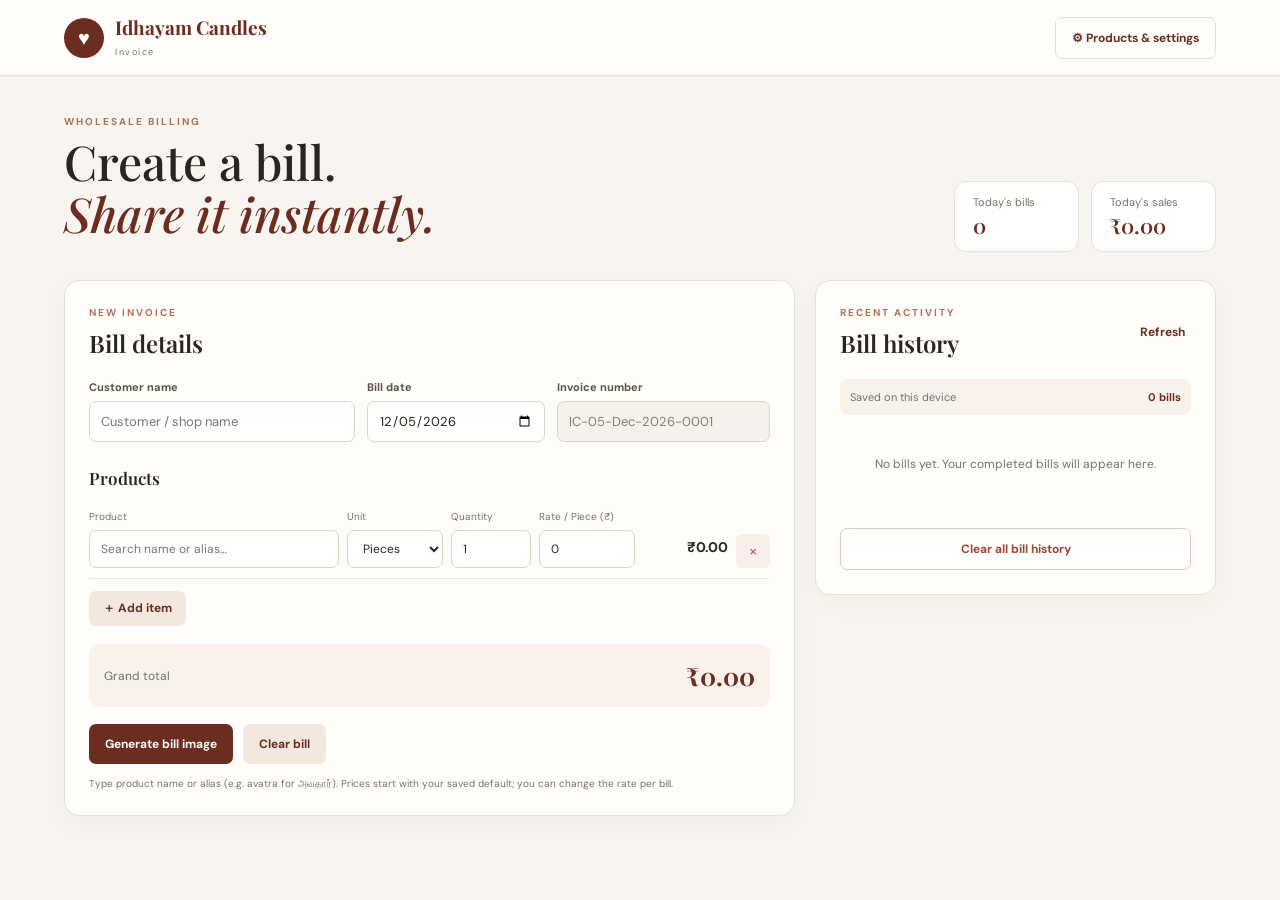
<file: index.html>
<!doctype html>
<html lang="en">
<head>
  <meta charset="utf-8">
  <meta name="viewport" content="width=device-width,initial-scale=1">
  <meta name="theme-color" content="#6b2d20">
  <title>Idhayam Candles | Billing</title>
  <link rel="stylesheet" href="style.css">
</head>
<body>
  <header class="topbar">
    <div class="brand">
      <span class="heart">♥</span>
      <div><strong>Idhayam Candles</strong><small>Invoice</small></div>
    </div>
    <div class="top-actions">
      <button class="btn ghost" id="settingsBtn">⚙ Products &amp; settings</button>
    </div>
  </header>

  <main class="wrap">
    <section class="intro">
      <div>
        <p class="eyebrow">WHOLESALE BILLING</p>
        <h1>Create a bill.<br><em>Share it instantly.</em></h1>
      </div>
      <div class="quick-stats">
        <div><small>Today's bills</small><b id="todayCount">0</b></div>
        <div><small>Today's sales</small><b id="todaySales">₹0</b></div>
      </div>
    </section>

    <div class="layout">
      <section class="panel bill-panel">
        <div class="panel-head">
          <div>
            <p class="eyebrow">NEW INVOICE</p>
            <h2>Bill details</h2>
          </div>
        </div>

        <div class="form-grid">
          <label>Customer name
            <input id="customerName" placeholder="Customer / shop name">
          </label>
          <label>Bill date
            <input id="billDate" type="date">
          </label>
          <label>Invoice number
            <input id="invoiceNo" readonly>
          </label>
        </div>

        <div class="items-head"><h3>Products</h3></div>
        <div id="items" class="items"></div>
        <div class="add-items-bottom">
          <button class="btn soft" id="addRowBtn">＋ Add item</button>
        </div>

        <div class="totals">
          <div class="grand"><span>Grand total</span><strong id="grandTotal">₹0.00</strong></div>
        </div>

        <div class="actions">
          <button class="btn primary" id="generateBtn">Generate bill image</button>
          <button class="btn soft" id="clearBtn">Clear bill</button>
        </div>
        <p class="hint">Type product name or alias (e.g. avatra for அவதார்). Prices start with your saved default; you can change the rate per bill.</p>
      </section>

      <aside class="panel side-panel">
        <div class="panel-head">
          <div>
            <p class="eyebrow">RECENT ACTIVITY</p>
            <h2>Bill history</h2>
          </div>
          <button class="text-btn" id="refreshHistory">Refresh</button>
        </div>
        <div class="history-summary">
          <span>Saved on this device</span>
          <b id="historyCount">0 bills</b>
        </div>
        <div id="history" class="history"></div>
        <button class="btn soft danger-outline" id="clearHistoryBtn">Clear all bill history</button>
      </aside>
    </div>
  </main>

  <section id="outputPanel" class="output-panel" hidden>
    <div class="panel">
      <div class="panel-head">
        <div>
          <p class="eyebrow">READY TO SHARE</p>
          <h2>Bill image</h2>
        </div>
      </div>
      <div class="preview-wrap"><img id="billPreview" alt="Bill preview"></div>
      <div class="actions">
        <button class="btn primary" id="shareBtn">Share</button>
        <button class="btn soft" id="downloadBtn">Download</button>
      </div>
    </div>
  </section>

  <dialog id="settingsDialog">
    <form method="dialog" id="settingsForm" class="dialog-card settings-form">
      <div class="dialog-head">
        <div>
          <p class="eyebrow">SETUP</p>
          <h2>Business &amp; products</h2>
        </div>
        <button type="button" class="icon-btn" id="closeSettingsBtn" aria-label="Close">✕</button>
      </div>

      <div class="settings-grid">
        <label>Business name
          <input id="businessName" maxlength="80">
        </label>
        <label>Phone
          <input id="businessPhone" maxlength="40">
        </label>
        <label class="full">Address
          <textarea id="businessAddress" rows="2" maxlength="160"></textarea>
        </label>
      </div>

      <div class="product-list-head">
        <h3>Product list</h3>
        <p class="hint">Add product name, optional English alias (for search), and default price. Type alias like “avatra” to find “அவதார்”.</p>
      </div>
      <div id="productEditor" class="product-editor"></div>
      <div class="product-list-actions">
        <button type="button" class="btn soft" id="addProductBtn">＋ Add product</button>
      </div>

      <div class="dialog-actions">
        <button type="button" class="btn soft" id="resetProductsBtn">Restore sample products</button>
        <button type="button" class="btn primary" id="saveSettingsBtn">Save settings</button>
      </div>
    </form>
  </dialog>

  <div id="toast" role="status" aria-live="polite"></div>

  <template id="defaultProducts">
    <div data-product-name="3No கிண்ணம்" data-alias="3no kinnam bowl" data-default-price="11.50"></div>
    <div data-product-name="4No கிண்ணம்" data-alias="4no kinnam bowl" data-default-price="13"></div>
    <div data-product-name="5No கிண்ணம்" data-alias="5no kinnam bowl" data-default-price="15"></div>
    <div data-product-name="7No கிண்ணம்" data-alias="7no kinnam bowl" data-default-price="19"></div>
    <div data-product-name="9No கிண்ணம்" data-alias="9no kinnam bowl" data-default-price="24"></div>
    <div data-product-name="13No கிண்ணம்" data-alias="13no kinnam bowl" data-default-price="33"></div>
    <div data-product-name="22No கிண்ணம்" data-alias="22no kinnam bowl" data-default-price="37"></div>
    <div data-product-name="15No கிண்ணம்" data-alias="15no kinnam bowl" data-default-price="37"></div>
    <div data-product-name="20No கிண்ணம்" data-alias="20no kinnam bowl" data-default-price="47"></div>
    <div data-product-name="மண் சட்டி" data-alias="man chatti clay pot" data-default-price="47"></div>
    <div data-product-name="இதயம் மாடல் மண் சட்டி" data-alias="idhayam model man chatti heart clay" data-default-price="47"></div>
    <div data-product-name="8No ஃபேன்சி" data-alias="8no fancy" data-default-price="15"></div>
    <div data-product-name="10No ஃபேன்சி" data-alias="10no fancy" data-default-price="13.50"></div>
    <div data-product-name="12No கட்டை ஃபேன்சி" data-alias="12no kattai fancy" data-default-price="13"></div>
    <div data-product-name="12No SP ஃபேன்சி" data-alias="12no sp fancy" data-default-price="15"></div>
    <div data-product-name="15No ஃபேன்சி" data-alias="15no fancy" data-default-price="8.50"></div>
    <div data-product-name="24No மகிழ்ச்சி ஃபேன்சி" data-alias="24no magizhchi fancy happiness" data-default-price="32"></div>
    <div data-product-name="ரிங் ஃபேன்சி" data-alias="ring fancy" data-default-price="26"></div>
    <div data-product-name="ராக்கெட் ஃபேன்சி" data-alias="rocket rakket fancy" data-default-price="15"></div>
    <div data-product-name="ஜெட் ஃபேன்சி" data-alias="jet fancy" data-default-price="15"></div>
    <div data-product-name="பாகுபலி ஃபேன்சி" data-alias="baahubali baghubali bahubali fancy" data-default-price="32"></div>
    <div data-product-name="சேர்மன் 30 திரி" data-alias="searman serman" data-default-price="11"></div>
    <div data-product-name="காம ராஜா 30 திரி" data-alias="Raja Kama" data-default-price="18"></div>
    <div data-product-name="வாழ்க வளமுடன் 30 திரி" data-alias="valga vazhga valamudan" data-default-price="20"></div>
    <div data-product-name="இதயம் 30 திரி" data-alias="idayam idhayam ithayam" data-default-price="32"></div>
    <div data-product-name="1.50Rs திரி" data-alias="150 1.50" data-default-price="8"></div>
    <div data-product-name="3Rs திரி" data-alias="3" data-default-price="9"></div>
    <div data-product-name="6Rs திரி" data-alias="6" data-default-price="23"></div>
    <div data-product-name="12Rs திரி" data-alias="12" data-default-price="45"></div>
    <div data-product-name="15Rs திரி" data-alias="15" data-default-price="60"></div>
    <div data-product-name="40Rs திரி" data-alias="40" data-default-price="30"></div>
    <div data-product-name="60Rs திரி" data-alias="60" data-default-price="45"></div>
  </template>

  <script src="script.js"></script>
</body>
</html>
</file>
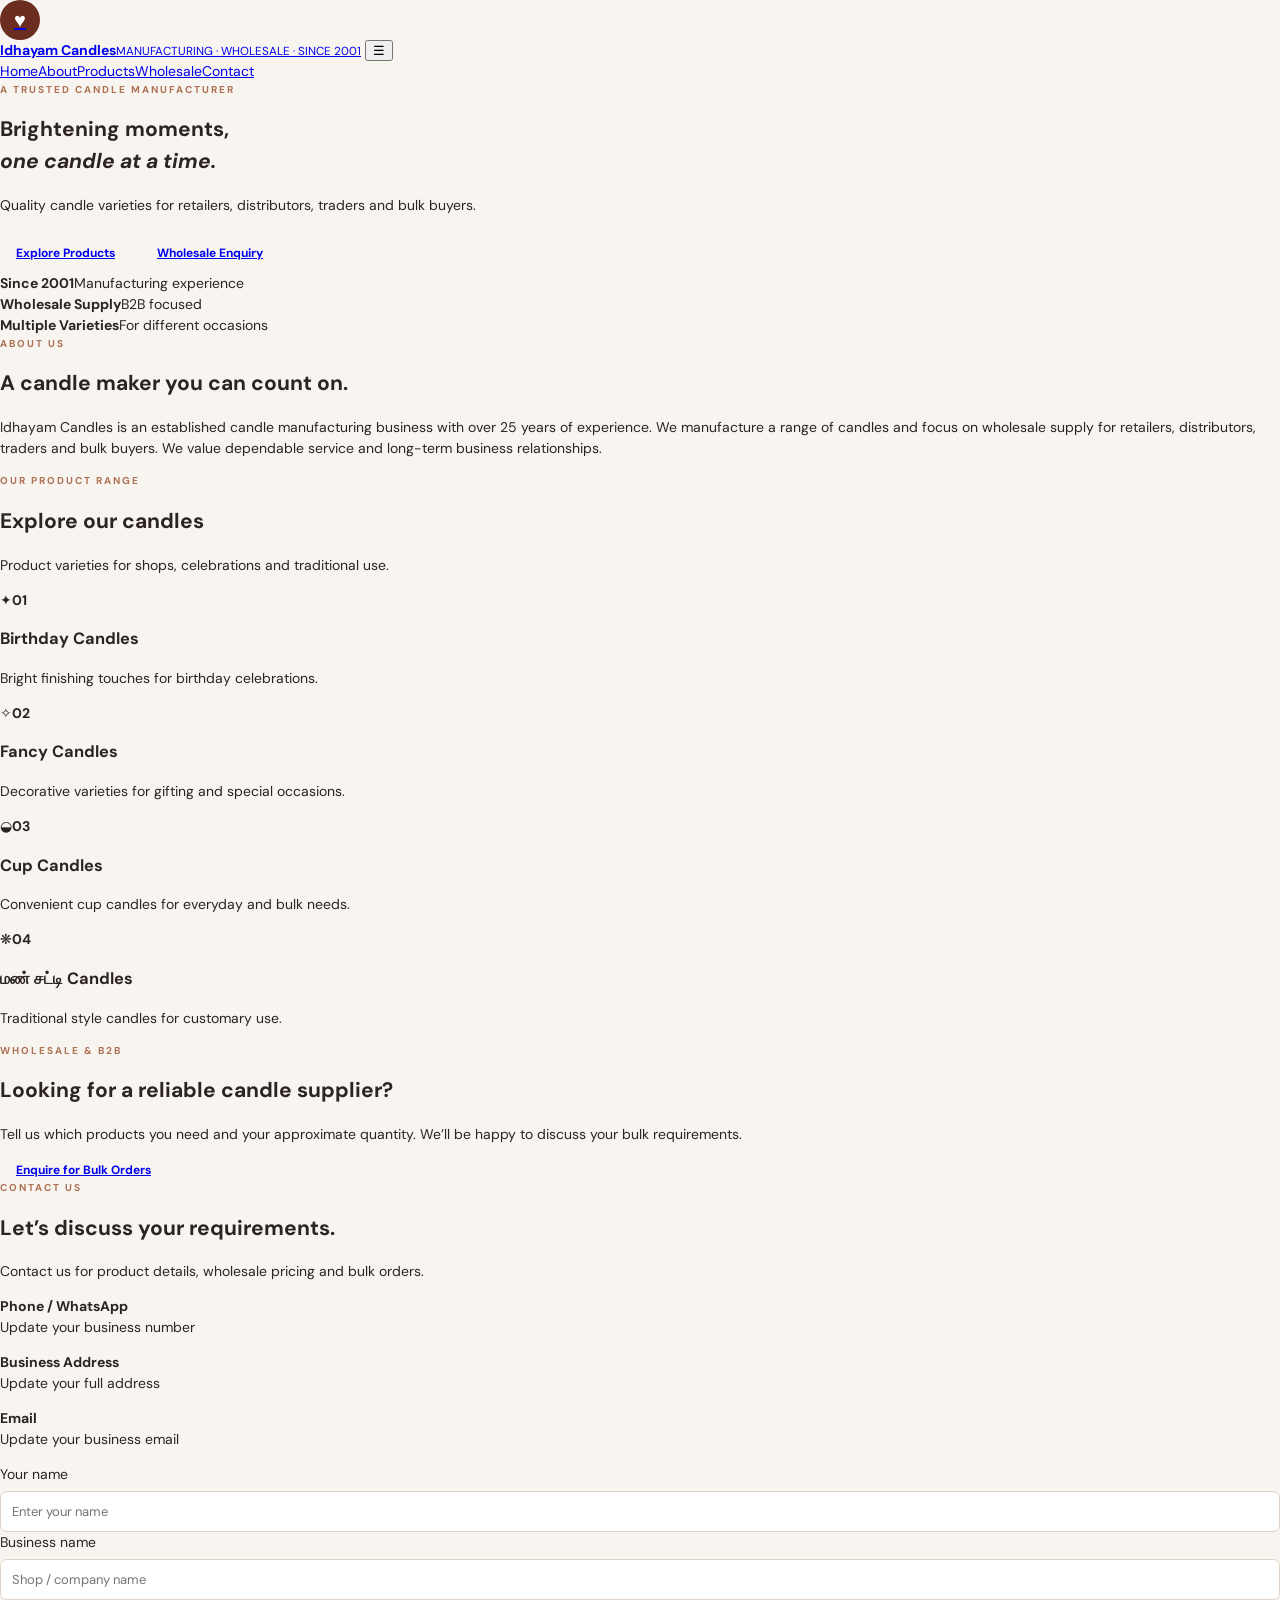
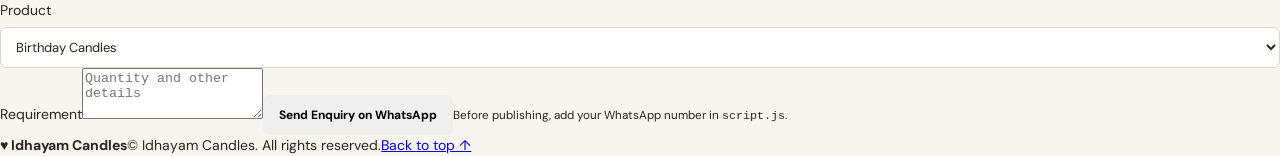
<file: Website-index.html>
<!doctype html>
<html lang="en">
<head>
  <meta charset="utf-8">
  <meta name="viewport" content="width=device-width, initial-scale=1">
  <meta name="description" content="Idhayam Candles — candle manufacturer and wholesale supplier since 2001. Birthday, fancy, cup and traditional manchatti candles.">
  <title>Idhayam Candles | Manufacturer & Wholesale Supplier</title>
  <link rel="stylesheet" href="style.css">
</head>
<body>
  <header class="header">
    <a class="logo" href="#home"><span class="heart">♥</span><span><b>Idhayam Candles</b><small>MANUFACTURING · WHOLESALE · SINCE 2001</small></span></a>
    <button class="menu" aria-label="Toggle menu" aria-expanded="false">☰</button>
    <nav id="nav"><a href="#home">Home</a><a href="#about">About</a><a href="#products">Products</a><a href="#wholesale">Wholesale</a><a href="#contact">Contact</a></nav>
  </header>

  <main>
    <section class="hero" id="home">
      <div class="hero-text">
        <p class="eyebrow">A TRUSTED CANDLE MANUFACTURER</p>
        <h1>Brightening moments,<br><em>one candle at a time.</em></h1>
        <p>Quality candle varieties for retailers, distributors, traders and bulk buyers.</p>
        <div class="actions"><a class="btn light" href="#products">Explore Products</a><a class="btn outline" href="#contact">Wholesale Enquiry</a></div>
      </div>
      <div class="candle-art" aria-hidden="true"><div class="glow"></div><div class="candle c1"><i></i></div><div class="candle c2"><i></i></div><div class="candle c3"><i></i></div></div>
    </section>

    <section class="highlights"><div><b>Since 2001</b><span>Manufacturing experience</span></div><div><b>Wholesale Supply</b><span>B2B focused</span></div><div><b>Multiple Varieties</b><span>For different occasions</span></div></section>

    <section class="section about" id="about"><div><p class="eyebrow">ABOUT US</p><h2>A candle maker you can count on.</h2></div><p>Idhayam Candles is an established candle manufacturing business with over 25 years of experience. We manufacture a range of candles and focus on wholesale supply for retailers, distributors, traders and bulk buyers. We value dependable service and long-term business relationships.</p></section>

    <section class="section products" id="products"><div class="section-title"><p class="eyebrow">OUR PRODUCT RANGE</p><h2>Explore our candles</h2><p>Product varieties for shops, celebrations and traditional use.</p></div>
      <div class="cards">
        <article><div class="product-art birthday"><span>✦</span><b>01</b></div><div class="card-copy"><h3>Birthday Candles</h3><p>Bright finishing touches for birthday celebrations.</p></div></article>
        <article><div class="product-art fancy"><span>✧</span><b>02</b></div><div class="card-copy"><h3>Fancy Candles</h3><p>Decorative varieties for gifting and special occasions.</p></div></article>
        <article><div class="product-art cup"><span>◒</span><b>03</b></div><div class="card-copy"><h3>Cup Candles</h3><p>Convenient cup candles for everyday and bulk needs.</p></div></article>
        <article><div class="product-art traditional"><span>❋</span><b>04</b></div><div class="card-copy"><h3>மண் சட்டி Candles</h3><p>Traditional style candles for customary use.</p></div></article>
      </div>
    </section>

    <section class="wholesale" id="wholesale"><div><p class="eyebrow">WHOLESALE & B2B</p><h2>Looking for a reliable candle supplier?</h2><p>Tell us which products you need and your approximate quantity. We’ll be happy to discuss your bulk requirements.</p></div><a class="btn light" href="#contact">Enquire for Bulk Orders</a></section>

    <section class="section contact" id="contact"><div class="section-title"><p class="eyebrow">CONTACT US</p><h2>Let’s discuss your requirements.</h2><p>Contact us for product details, wholesale pricing and bulk orders.</p></div>
      <div class="contact-grid"><div class="details"><p><b>Phone / WhatsApp</b><br><span>Update your business number</span></p><p><b>Business Address</b><br><span>Update your full address</span></p><p><b>Email</b><br><span>Update your business email</span></p></div>
        <form id="enquiry"><label>Your name<input name="name" required placeholder="Enter your name"></label><label>Business name<input name="business" placeholder="Shop / company name"></label><label>Product<select name="product"><option>Birthday Candles</option><option>Fancy Candles</option><option>Cup Candles</option><option>மண் சட்டி Candles</option><option>Multiple products</option></select></label><label>Requirement<textarea name="message" rows="3" placeholder="Quantity and other details"></textarea></label><button class="btn dark" type="submit">Send Enquiry on WhatsApp</button><small>Before publishing, add your WhatsApp number in <code>script.js</code>.</small></form>
      </div>
    </section>
  </main>
  <footer><b>♥ Idhayam Candles</b><span>© <span id="year"></span> Idhayam Candles. All rights reserved.</span><a href="#home">Back to top ↑</a></footer>
  <script src="script.js"></script>
</body>
</html>
</file>
<file: style.css>
@import url('https://fonts.googleapis.com/css2?family=DM+Sans:wght@400;500;600;700&family=Noto+Sans+Tamil:wght@400;500;600;700&family=Playfair+Display:wght@500;600;700&display=swap');

:root {
    --wine: #6b2d20;
    --dark: #351b18;
    --cream: #fbf5ec;
    --peach: #efc6a5;
    --ink: #2c2420;
    --muted: #796f68;
    --line: #eadfd4;
    --white: #fffdfa
}

* {
    box-sizing: border-box
}

body {
    margin: 0;
    background: #f8f4ef;
    color: var(--ink);
    font: 14px 'DM Sans', sans-serif;
    line-height: 1.5
}

.topbar {
    height: 76px;
    background: var(--white);
    border-bottom: 1px solid var(--line);
    padding: 0 max(5%, calc((100% - 1200px)/2));
    display: flex;
    align-items: center;
    justify-content: space-between
}

.brand {
    display: flex;
    align-items: center;
    gap: 11px;
    color: var(--wine)
}

.heart {
    width: 40px;
    height: 40px;
    border-radius: 50%;
    background: var(--wine);
    color: white;
    display: grid;
    place-items: center;
    font-size: 20px
}

.brand strong {
    font: 700 19px 'Playfair Display';
    display: block
}

.brand small {
    font-size: 9px;
    letter-spacing: 1.5px;
    color: var(--muted)
}

.wrap {
    max-width: 1200px;
    margin: auto;
    padding: 38px 24px 70px
}

.intro {
    display: flex;
    justify-content: space-between;
    align-items: end;
    margin-bottom: 28px
}

.eyebrow {
    color: #ad7154;
    font-size: 10px;
    font-weight: 700;
    letter-spacing: 2px;
    margin: 0 0 7px
}

.intro h1 {
    font: 500 clamp(34px, 4vw, 48px)/1.08 'Playfair Display';
    margin: 0 0 12px
}

.intro h1 em {
    color: var(--wine)
}

.muted,
.hint {
    color: var(--muted)
}

.muted {
    margin: 0
}

.quick-stats {
    display: flex;
    gap: 12px
}

.quick-stats div {
    background: #fff;
    border: 1px solid var(--line);
    border-radius: 12px;
    padding: 12px 18px;
    min-width: 125px
}

.quick-stats small,
.quick-stats b {
    display: block
}

.quick-stats small {
    color: var(--muted);
    font-size: 11px
}

.quick-stats b {
    font: 600 21px 'Playfair Display';
    color: var(--wine)
}

.layout {
    display: grid;
    grid-template-columns: minmax(0, 1.55fr) minmax(280px, .85fr);
    gap: 20px;
    align-items: start
}

.panel {
    background: var(--white);
    border: 1px solid var(--line);
    border-radius: 15px;
    padding: 24px;
    box-shadow: 0 8px 25px #4b2c1708
}

.panel-head {
    display: flex;
    align-items: center;
    justify-content: space-between;
    gap: 10px;
    margin-bottom: 20px
}

.panel-head h2 {
    font: 600 24px 'Playfair Display';
    margin: 0
}

.pill {
    font-size: 10px;
    font-weight: 700;
    color: var(--wine);
    background: #f5e9df;
    border-radius: 30px;
    padding: 6px 11px
}

.pill.success {
    background: #e7f3e9;
    color: #28613b
}

.form-grid {
    /* display: grid;
    grid-template-columns: 1fr 1fr;
    gap: 13px */
        display: grid;
    grid-template-columns: 1.5fr 1fr 1.2fr;
    gap: 12px;
    align-items: end;
}

.form-grid label,
.dialog-card>label {
    font-size: 11px;
    font-weight: 700;
    color: #5e514a
}

input,
select {
    width: 100%;
    height: 41px;
    border: 1px solid #dfd3c8;
    border-radius: 7px;
    background: white;
    padding: 0 11px;
    margin-top: 6px;
    font: 13px 'DM Sans';
    color: var(--ink);
    outline: none
}

input:focus,
select:focus {
    border-color: #a56a50;
    box-shadow: 0 0 0 3px #a56a5018
}

input[readonly] {
    background: #f5f1ec;
    color: #887d74
}

.items-head {
    display: flex;
    justify-content: space-between;
    align-items: center;
    margin: 25px 0 10px
}

.items-head h3 {
    font: 600 17px 'Playfair Display';
    margin: 0
}

.text-btn {
    border: 0;
    background: none;
    color: var(--wine);
    font: 700 12px 'DM Sans';
    cursor: pointer;
    padding: 6px
}

.item-row {
    display: grid;
    grid-template-columns: minmax(110px, 1.1fr) minmax(110px, 1.1fr) .75fr .55fr .8fr .75fr 30px;
    gap: 8px;
    align-items: end;
    padding: 10px 0;
    border-bottom: 1px solid #f0e8e0
}

.item-row label {
    font-size: 10px;
    color: var(--muted)
}

.item-row input,
.item-row select {
    height: 38px;
    font-size: 12px
}

.item-row .amount {
    font-weight: 700;
    text-align: right;
    padding-bottom: 10px;
    font-variant-numeric: tabular-nums
}

.remove-btn {
    border: 0;
    background: #f8eeea;
    color: #a34835;
    border-radius: 6px;
    height: 34px;
    cursor: pointer
}

.totals {
    margin-top: 18px;
    padding: 15px;
    background: #f8f2eb;
    border-radius: 10px
}

.totals div {
    display: flex;
    justify-content: space-between;
    align-items: center
}

.totals span {
    font-size: 12px;
    color: var(--muted)
}

.grand strong {
    font: 700 25px 'Playfair Display';
    color: var(--wine)
}

.actions {
    display: flex;
    gap: 10px;
    flex-wrap: wrap;
    margin-top: 17px
}

.btn {
    border: 0;
    border-radius: 7px;
    padding: 12px 16px;
    font: 700 12px 'DM Sans';
    cursor: pointer
}

.btn.primary {
    background: var(--wine);
    color: white
}

.btn.soft {
    background: #f2e8df;
    color: var(--wine)
}

.btn.ghost {
    background: transparent;
    color: var(--wine);
    border: 1px solid var(--line)
}

.btn.danger-outline {
    background: white;
    border: 1px solid #e5c8bf;
    color: #9b4535;
    width: 100%;
    margin-top: 15px
}

.hint {
    font-size: 10px;
    margin: 12px 0 0
}

.history-summary {
    display: flex;
    justify-content: space-between;
    background: #f8f2eb;
    padding: 10px;
    border-radius: 8px;
    font-size: 11px;
    color: var(--muted)
}

.history-summary b {
    color: var(--wine)
}

.history {
    max-height: 400px;
    overflow: auto
}

.empty {
    text-align: center;
    color: var(--muted);
    font-size: 12px;
    padding: 28px 10px
}

.history-item {
    padding: 13px 2px;
    border-bottom: 1px solid #f0e8e0;
    display: flex;
    justify-content: space-between;
    gap: 10px
}

.history-item b {
    display: block;
    font-size: 12px
}

.history-item small {
    color: var(--muted);
    font-size: 10px
}

.history-item strong {
    white-space: nowrap;
    color: var(--wine);
    font-size: 13px
}

.history-item button {
    border: 0;
    background: none;
    color: var(--wine);
    font-size: 10px;
    cursor: pointer;
    padding: 4px
}

.output-panel {
    margin-top: 20px
}

.preview-wrap {
    background: #eee7df;
    border-radius: 10px;
    padding: 15px;
    display: flex;
    justify-content: center;
    max-height: 620px;
    overflow: auto
}

.preview-wrap img {
    width: min(100%, 520px);
    height: auto;
    object-fit: contain;
    box-shadow: 0 5px 22px #0002
}

.output-panel .actions {
    justify-content: center
}

.output-panel .btn {
    min-width: 180px
}

dialog {
    border: 0;
    border-radius: 15px;
    padding: 0;
    width: min(680px, calc(100% - 24px));
    max-height: 90vh;
    box-shadow: 0 20px 80px #21110e55
}

dialog::backdrop {
    background: #21110e88
}

.dialog-card {
    padding: 25px;
    overflow: auto;
    max-height: 90vh
}

.dialog-card>label {
    display: block;
    margin: 13px 0
}

.icon-btn {
    border: 0;
    background: #f4ebe4;
    border-radius: 50%;
    width: 32px;
    height: 32px;
    cursor: pointer
}

.product-edit-row {
    display: grid;
    grid-template-columns: 1fr 1fr 120px 34px;
    gap: 9px;
    align-items: center;
    margin: 9px 0
}

.product-edit-row input {
    margin: 0
}

.dialog-actions {
    display: flex;
    justify-content: space-between;
    gap: 10px;
    margin-top: 22px;
    flex-wrap: wrap
}

#toast {
    position: fixed;
    bottom: 20px;
    left: 50%;
    transform: translate(-50%, 20px);
    background: #2e211d;
    color: white;
    padding: 11px 17px;
    border-radius: 8px;
    font-size: 12px;
    opacity: 0;
    pointer-events: none;
    transition: .2s;
    z-index: 5
}

#toast.show {
    opacity: 1;
    transform: translate(-50%, 0)
}

[hidden] {
    display: none !important
}

@media(max-width:600px) {
    .layout {
        grid-template-columns: 1fr
    }

    .intro {
        align-items: start;
        gap: 20px;
        flex-direction: column
    }

    .quick-stats {
        width: 100%
    }

    .quick-stats div {
        flex: 1
    }

    .side-panel {
        order: 2
    }
}

@media(max-width:520px) {
    .wrap {
        padding: 25px 12px 50px
    }

    .topbar {
        padding: 0 13px
    }

    .brand strong {
        font-size: 16px
    }

    .btn.ghost {
        font-size: 10px;
        padding: 9px
    }

    .panel {
        padding: 16px
    }

    .form-grid {
        gap: 8px
    }

    .item-row {
        grid-template-columns: minmax(85px, 1.3fr) .85fr .6fr .8fr .75fr 26px;
        gap: 4px
    }

    .item-row label {
        font-size: 9px
    }

    .item-row input,
    .item-row select {
        padding: 0 5px;
        font-size: 10px
    }

    .item-row .amount {
        font-size: 10px;
        text-align: right
    }

    .product-edit-row {
        grid-template-columns: 1fr 90px 30px
    }

    .actions .btn {
        flex: 1
    }

    .intro h1 {
        font-size: 38px
    }
}

.add-items-bottom {
    display: flex;
    justify-content: flex-start;
    margin-top: 12px
}

.add-items-bottom .btn {
    padding: 9px 14px
}

@media(max-width:700px) {
    .item-row {
        grid-template-columns: 1fr 1fr;
        gap: 7px
    }

    .item-row .amount {
        text-align: left
    }

    .item-row .remove-btn {
        width: 100%
    }

    .product-edit-row {
        grid-template-columns: 1fr 1fr
    }

    .product-edit-row .pprice {
        grid-column: 1
    }

    .product-edit-row .remove-btn {
        grid-column: 2;
        grid-row: 2
    }
}


@media (max-width: 700px) {
    .item-row {
        display: grid;
        grid-template-columns: 1.1fr 1.4fr 0.9fr 0.7fr 1fr 0.9fr 24px;
        gap: 4px;
        align-items: end;
        width: 100%;
    }

    .item-row label {
        min-width: 0;
        font-size: 10px;
    }

    .item-row input,
    .item-row select {
        width: 100%;
        min-width: 0;
        box-sizing: border-box;
        padding: 6px 2px;
        font-size: 10px;
    }

    .item-row .amount {
        min-width: 0;
        font-size: 10px;
        white-space: nowrap;
        padding-bottom: 8px;
    }

    .item-row .remove-btn {
        width: 24px;
        height: 34px;
        padding: 0;
    }
}

/* Mobile alignment fixes */
@media (max-width: 700px) {

  .form-grid {
    grid-template-columns: repeat(2, minmax(0, 1fr));
    gap: 12px;
  }

  .form-grid label:first-child {
    grid-column: 1 / -1;
  }

  .item-row {
    display: grid;
    grid-template-columns: repeat(2, minmax(0, 1fr));
    gap: 10px;
    width: 100%;
    align-items: end;
  }

  .item-row label {
    min-width: 0;
  }

  .item-row input,
  .item-row select {
    width: 100%;
    min-width: 0;
  }

  .item-row .amount {
    text-align: left;
  }

  .item-row .remove-btn {
    width: 100%;
  }

  .panel,
  .output-panel,
  .preview-wrap {
    min-width: 0;
    max-width: 100%;
  }

  .preview-wrap img {
    display: block;
    width: 100%;
    max-width: 520px;
    height: auto;
    margin: auto;
  }

  .actions {
    width: 100%;
  }

  .actions .btn {
    flex: 1 1 100%;
  }
}

@media (max-width: 380px) {
  .wrap {
    padding-left: 10px;
    padding-right: 10px;
  }

  .panel {
    padding: 14px;
  }

  .panel-head h2 {
    font-size: 21px;
  }
}


/* =========================================================
   Product picker + compact mobile item rows (single-line feel)
   ========================================================= */

.item-row {
  display: grid;
  grid-template-columns: minmax(160px, 2.2fr) 0.85fr 0.7fr 0.85fr 0.75fr 34px;
  gap: 8px;
  align-items: end;
  padding: 10px 0;
  border-bottom: 1px solid #f0e8e0;
  position: relative;
}

.product-picker-wrap {
  position: relative;
  min-width: 0;
}

.product-picker {
  position: relative;
}

.product-search {
  width: 100%;
  height: 38px;
  font-size: 12px;
  box-sizing: border-box;
}

.product-dropdown {
  position: absolute;
  left: 0;
  right: 0;
  top: calc(100% + 4px);
  z-index: 40;
  max-height: 220px;
  overflow-y: auto;
  background: #fff;
  border: 1px solid #e6d9cf;
  border-radius: 10px;
  box-shadow: 0 10px 28px rgba(53, 27, 24, 0.12);
  padding: 4px;
}

.product-option {
  display: flex;
  flex-direction: column;
  align-items: flex-start;
  gap: 2px;
  width: 100%;
  border: 0;
  background: transparent;
  text-align: left;
  padding: 9px 10px;
  border-radius: 8px;
  cursor: pointer;
  font: inherit;
  color: #2c2420;
}

.product-option:hover,
.product-option:focus {
  background: #f8f2eb;
  outline: none;
}

.product-option .pname {
  font-size: 13px;
  font-weight: 600;
}

.product-option .palias {
  font-size: 11px;
  color: #8a7a70;
}

.product-option.empty {
  color: #8a7a70;
  cursor: default;
  font-size: 12px;
}

.product-option.empty:hover {
  background: transparent;
}

/* Settings: name | alias | price | remove */
.product-edit-row {
  display: grid;
  grid-template-columns: 1.2fr 1.2fr 110px 34px;
  gap: 9px;
  align-items: center;
  margin: 9px 0;
}

.product-edit-row .pname,
.product-edit-row .palias,
.product-edit-row .pprice {
  margin: 0;
  width: 100%;
  box-sizing: border-box;
}

.product-list-head .hint {
  margin: 4px 0 10px;
  font-size: 12px;
  color: #8a7a70;
}

.product-list-actions {
  margin: 8px 0 4px;
}

.settings-form .dialog-head,
.dialog-card .panel-head {
  display: flex;
  justify-content: space-between;
  align-items: flex-start;
  gap: 12px;
  margin-bottom: 16px;
}

.icon-btn {
  border: 0;
  background: #f5eee6;
  color: #6b2d20;
  width: 34px;
  height: 34px;
  border-radius: 8px;
  cursor: pointer;
  font-size: 14px;
  flex-shrink: 0;
}

/* Tablet / small desktop: keep one row, tighter */
@media (max-width: 900px) {
  .item-row {
    grid-template-columns: minmax(140px, 1.8fr) 0.8fr 0.65fr 0.8fr 0.7fr 32px;
    gap: 6px;
  }

  .item-row label {
    font-size: 10px;
  }

  .item-row input,
  .item-row select,
  .product-search {
    height: 36px;
    font-size: 12px;
  }

  .item-row .amount {
    font-size: 12px;
    text-align: right;
    padding-bottom: 8px;
  }
}

/* Mobile: product on first row, controls on second row in one line */
@media (max-width: 700px) {
  .item-row {
    display: grid;
    grid-template-columns: 1fr 1fr 1fr 1fr auto;
    grid-template-areas:
      "product product product product remove"
      "unit qty rate amount amount";
    gap: 8px 6px;
    align-items: end;
    padding: 12px 0;
  }

  .item-row .field-product { grid-area: product; }
  .item-row .field-unit { grid-area: unit; }
  .item-row .field-qty { grid-area: qty; }
  .item-row .field-rate { grid-area: rate; }
  .item-row .field-amount {
    grid-area: amount;
    text-align: right;
    padding-bottom: 10px;
    font-size: 13px;
    align-self: end;
  }
  .item-row .field-remove {
    grid-area: remove;
    width: 34px;
    min-width: 34px;
    height: 34px;
    justify-self: end;
    align-self: end;
  }

  .item-row label {
    font-size: 10px;
    min-width: 0;
  }

  .item-row input,
  .item-row select,
  .product-search {
    width: 100%;
    min-width: 0;
    height: 36px;
    font-size: 12px;
    box-sizing: border-box;
  }

  .product-edit-row {
    grid-template-columns: 1fr 1fr;
    gap: 8px;
  }

  .product-edit-row .pprice {
    grid-column: 1;
  }

  .product-edit-row .remove-btn {
    grid-column: 2;
    width: 100%;
  }
}

/* Very small phones */
@media (max-width: 400px) {
  .item-row {
    grid-template-columns: 1fr 1fr 1fr auto;
    grid-template-areas:
      "product product product remove"
      "unit qty rate rate"
      "amount amount amount amount";
  }

  .item-row .field-amount {
    text-align: left;
    padding-bottom: 0;
  }
}


/*  */
.history {
    display: flex;
    flex-direction: column;
    align-items: stretch;
    gap: 8px;
    width: 100%;
    box-sizing: border-box;
}

.history-item {
    display: flex;
    align-items: center;
    justify-content: space-between;

    width: 100%;
    min-width: 0;
    box-sizing: border-box;
    flex: 0 0 100%;

    padding: 12px 14px;
    border: 1px solid #e5e7eb;
    border-radius: 10px;
    background: #fff;

    cursor: pointer;
    text-align: left;
    gap: 12px;
}

.history-item > div {
    display: flex;
    flex-direction: column;
    flex: 1;
    min-width: 0;
    gap: 5px;
}

.history-item strong {
    font-size: 14px;
    font-weight: 600;
    overflow-wrap: anywhere;
}

.history-item span {
    font-size: 12px;
    color: #64748b;
}

.history-item b {
    flex-shrink: 0;
    white-space: nowrap;
    font-size: 14px;
    color: #15803d;
}

.active {
    background: lightgray;
}
</file>
